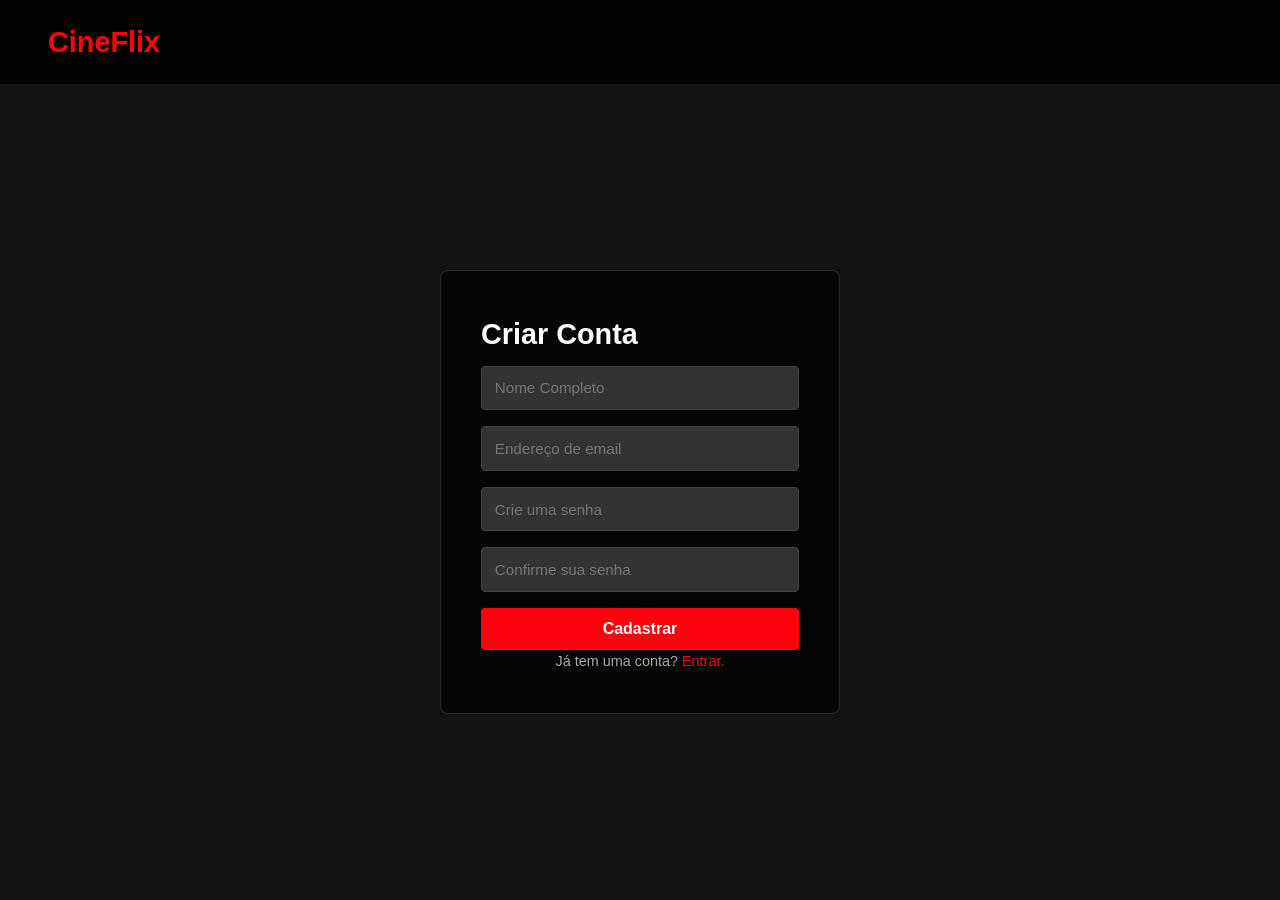
<file: cadastro.html>
<!DOCTYPE html>
<html lang="pt-BR">
<head>
    <meta charset="UTF-8">
    <meta name="viewport" content="width=device-width, initial-scale=1.0">
    <title>Criar Conta - CineFlix</title>
    <link rel="stylesheet" href="style.css">
</head>
<body>

    <header>
        <div class="logo"><a href="index.html" style="color: #ff000d;">CineFlix</a></div>
    </header>

    <div class="auth-wrapper">
        <div class="auth-box">
            <h2>Criar Conta</h2>
            <form action="#">
                <div class="input-group">
                    <input type="text" placeholder="Nome Completo" required>
                </div>
                <div class="input-group">
                    <input type="email" placeholder="Endereço de email" required>
                </div>
                <div class="input-group">
                    <input type="password" placeholder="Crie uma senha" minlength="6" required>
                </div>
                <div class="input-group">
                    <input type="password" placeholder="Confirme sua senha" minlength="6" required>
                </div>
             <button class="btn-primary" onclick="window.location.href='inicial.html'">Cadastrar</button>
            </form>
            <div class="auth-footer">
                Já tem uma conta? <a href="login.html">Entrar.</a>
            </div>
        </div>
    </div>

</body>
</html>
</file>
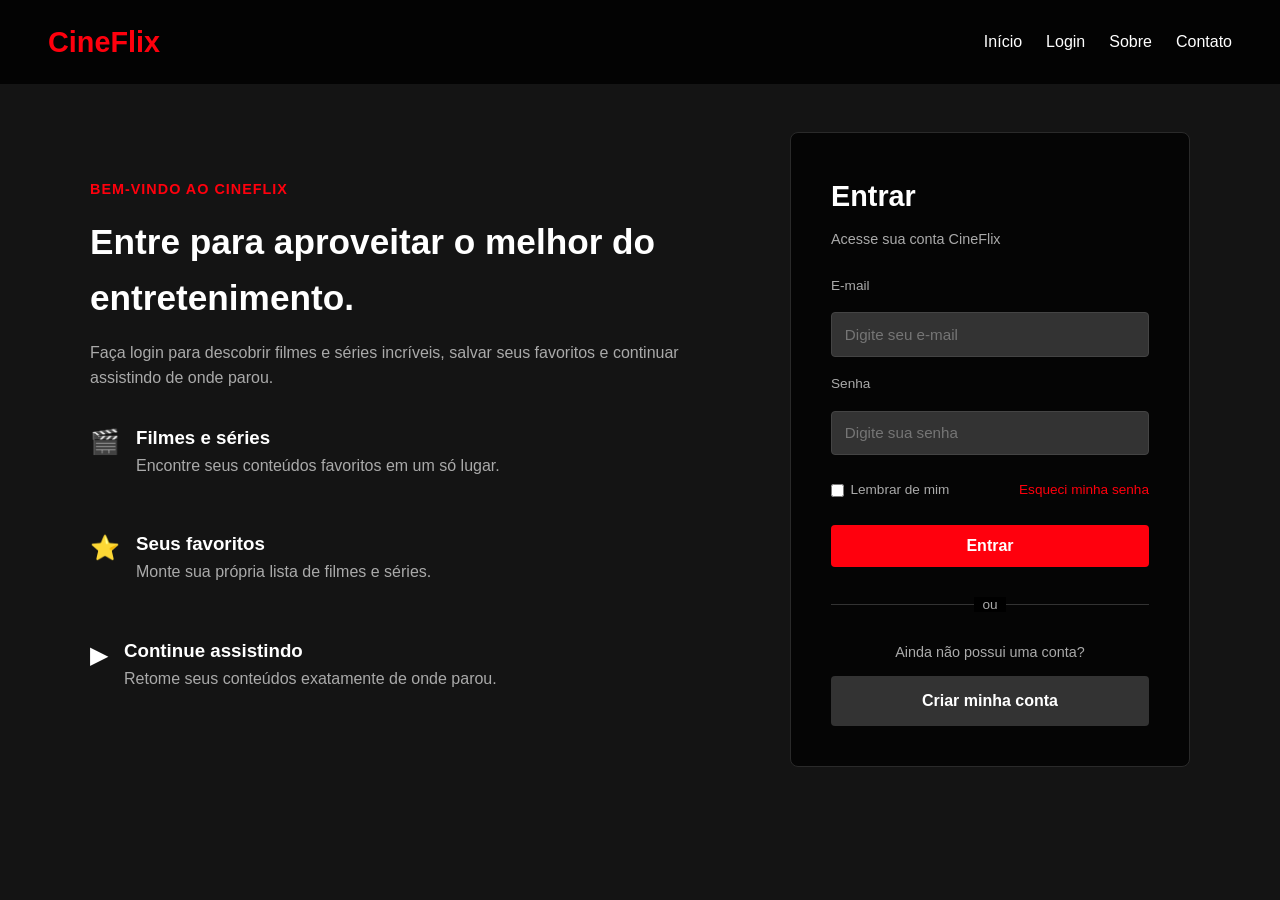
<file: login.html>
<!DOCTYPE html>
<html lang="pt-BR">

<head>
    <meta charset="UTF-8">
    <meta name="viewport" content="width=device-width, initial-scale=1.0">
    <title>CineFlix - Login</title>
    <link rel="stylesheet" href="style.css">
</head>

<body>

<header>
    <div class="logo">CineFlix</div>

    <nav>
        <a href="index.html" class="btn-nav">Início</a>
        <a href="index.html" class="btn-nav">Login</a>
        <a href="#" class="btn-nav">Sobre</a>
        <a href="inicial.html" class="btn-nav">Contato</a>
    </nav>
</header>

<main>

    <section class="login-page">

        <div class="login-content">

            <div class="login-text">

                <span class="login-destaque">
                    BEM-VINDO AO CINEFLIX
                </span>

                <h1>
                    Entre para aproveitar
                    <strong>o melhor do entretenimento.</strong>
                </h1>

                <p>
                    Faça login para descobrir filmes e séries incríveis,
                    salvar seus favoritos e continuar assistindo de onde parou.
                </p>

                <div class="beneficios">

                    <div class="beneficio">
                        <span>🎬</span>
                        <div>
                            <h3>Filmes e séries</h3>
                            <p>
                                Encontre seus conteúdos favoritos em um só lugar.
                            </p>
                        </div>
                    </div>

                    <div class="beneficio">
                        <span>⭐</span>
                        <div>
                            <h3>Seus favoritos</h3>
                            <p>
                                Monte sua própria lista de filmes e séries.
                            </p>
                        </div>
                    </div>

                    <div class="beneficio">
                        <span>▶</span>
                        <div>
                            <h3>Continue assistindo</h3>
                            <p>
                                Retome seus conteúdos exatamente de onde parou.
                            </p>
                        </div>
                    </div>

                </div>

            </div>

            <div class="login-box">

                <h2>Entrar</h2>

                <p class="login-subtitulo">
                    Acesse sua conta CineFlix
                </p>

                <form id="loginForm">

                    <label for="email">E-mail</label>

                    <input
                        type="email"
                        id="email"
                        placeholder="Digite seu e-mail"
                        required
                    >

                    <label for="senha">Senha</label>

                    <input
                        type="password"
                        id="senha"
                        placeholder="Digite sua senha"
                        required
                    >

                    <div class="login-opcoes">

                        <label class="lembrar">
                            <input type="checkbox" id="lembrar">
                            Lembrar de mim
                        </label>

                        <a href="recuperar-senha.html">
                            Esqueci minha senha
                        </a>

                    </div>

              <button class="btn-primary" onclick="window.location.href='inicial.html'">
                Entrar
              </button>

                </form>

                <div class="separador">
                    <span>ou</span>
                </div>

                <p class="criar-conta">
                    Ainda não possui uma conta?
                </p>

                <a href="cadastro.html" class="btn-cadastro">
                    Criar minha conta
                </a>

            </div>

        </div>

    </section>

</main>

</body>
</html>
</file>
<file: style.css>
/* --- RESET E VARIÁVEIS GLORAIS --- */
:root {
    --primary: #ff000d;
    --primary-hover: #cc000a;
    --bg-dark: #141414;
    --bg-card: #1f1f1f;
    --bg-input: #333333;
    --text-color: #ffffff;
    --text-muted: #aaaaaa;
}

* {
    margin: 0;
    padding: 0;
    box-sizing: border-box;
    font-family: 'Segoe UI', Tahoma, Geneva, Verdana, sans-serif;
}

body {
    background-color: var(--bg-dark);
    color: var(--text-color);
    line-height: 1.6;
    min-height: 100vh;
    display: flex;
    flex-direction: column;
}

a {
    color: var(--primary);
    text-decoration: none;
    transition: opacity 0.2s;
}

a:hover {
    opacity: 0.8;
}

/* --- CABEÇALHO (HEADER & NAV) --- */
header {
    display: flex;
    justify-content: space-between;
    align-items: center;
    padding: 1.2rem 3rem;
    background-color: rgba(0, 0, 0, 0.85);
    position: sticky;
    top: 0;
    z-index: 100;
}

.logo {
    font-size: 1.8rem;
    font-weight: bold;
    color: var(--primary);
}

nav {
    display: flex;
    gap: 1.5rem;
}

.btn-nav {
    color: var(--text-color);
    font-weight: 500;
    transition: color 0.2s;
}

.btn-nav:hover {
    color: var(--primary);
}

/* --- BOTÕES --- */
.btn-primary {
    background-color: var(--primary);
    color: #fff;
    border: none;
    padding: 0.75rem 1.8rem;
    font-size: 1rem;
    font-weight: bold;
    border-radius: 4px;
    cursor: pointer;
    transition: background-color 0.2s, transform 0.1s;
}

.btn-primary:hover {
    background-color: var(--primary-hover);
}

.btn-primary:active {
    transform: scale(0.98);
}

/* --- HERO SECTION (DESTAQUE) --- */
.hero {
    position: relative;
    padding: 4rem 3rem;
    display: flex;
    align-items: center;
    min-height: 400px;
    background: linear-gradient(90deg, rgba(20,20,20,1) 30%, rgba(20,20,20,0.6) 100%);
    overflow: hidden;
}

.hero img {
    position: absolute;
    right: 0;
    top: 0;
    width: 60%;
    height: 100%;
    object-fit: cover;
    z-index: -1;
    mask-image: linear-gradient(to left, rgba(0,0,0,1) 50%, rgba(0,0,0,0) 100%);
    -webkit-mask-image: linear-gradient(to left, rgba(0,0,0,1) 50%, rgba(0,0,0,0) 100%);
}

.hero-content, .hero {
    max-width: 650px;
}

.hero h1 {
    font-size: 3rem;
    margin-bottom: 1rem;
    line-height: 1.1;
}

.hero p {
    color: var(--text-muted);
    font-size: 1.1rem;
    margin-bottom: 1.5rem;
}

/* --- SECÇÕES DE CONTEÚDO E GRIDS --- */
.content-section {
    padding: 2rem 3rem;
}

.content-section h2 {
    font-size: 1.5rem;
    margin-bottom: 1.2rem;
    border-left: 4px solid var(--primary);
    padding-left: 0.8rem;
}

.grid-midia {
    display: grid;
    grid-template-columns: repeat(auto-fill, minmax(180px, 1fr));
    gap: 1.5rem;
}

.card-midia {
    background-color: var(--bg-card);
    border-radius: 6px;
    overflow: hidden;
    transition: transform 0.3s ease, box-shadow 0.3s ease;
    cursor: pointer;
    display: flex;
    flex-direction: column;
}

.card-midia:hover {
    transform: translateY(-6px);
    box-shadow: 0 8px 20px rgba(255, 0, 13, 0.2);
}

.card-midia img {
    width: 100%;
    height: 250px;
    object-fit: cover;
}

.card-info {
    padding: 0.8rem;
}

.card-info h3 {
    font-size: 1rem;
    margin-bottom: 0.2rem;
    white-space: nowrap;
    overflow: hidden;
    text-overflow: ellipsis;
}

.card-info span {
    font-size: 0.85rem;
    color: var(--text-muted);
}

/* --- PÁGINAS DE AUTENTICAÇÃO (LOGIN E CADASTRO) --- */
.login-page {
    padding: 3rem;
    display: flex;
    justify-content: center;
}

.login-content {
    display: flex;
    gap: 4rem;
    max-width: 1100px;
    width: 100%;
    align-items: center;
}

.login-text {
    flex: 1;
}

.login-destaque {
    color: var(--primary);
    font-weight: bold;
    font-size: 0.9rem;
    letter-spacing: 1px;
}

.login-text h1 {
    font-size: 2.2rem;
    margin: 0.8rem 0;
}

.login-text p {
    color: var(--text-muted);
    margin-bottom: 2rem;
}

.beneficios {
    display: flex;
    flex-direction: column;
    gap: 1.2rem;
}

.beneficio {
    display: flex;
    gap: 1rem;
    align-items: flex-start;
}

.beneficio span {
    font-size: 1.5rem;
}

.login-box, .auth-box {
    background-color: rgba(0, 0, 0, 0.75);
    border: 1px solid #2a2a2a;
    padding: 2.5rem;
    border-radius: 8px;
    width: 100%;
    max-width: 400px;
}

.auth-wrapper {
    display: flex;
    justify-content: center;
    align-items: center;
    padding: 3rem 1rem;
    flex: 1;
}

.login-box h2, .auth-box h2 {
    font-size: 1.8rem;
    margin-bottom: 0.5rem;
}

.login-subtitulo {
    color: var(--text-muted);
    font-size: 0.9rem;
    margin-bottom: 1.5rem;
}

/* Formulários */
form {
    display: flex;
    flex-direction: column;
    gap: 1rem;
}

label {
    font-size: 0.85rem;
    color: var(--text-muted);
}

input[type="text"],
input[type="email"],
input[type="password"] {
    width: 100%;
    padding: 0.8rem;
    background-color: var(--bg-input);
    border: 1px solid #444;
    border-radius: 4px;
    color: #fff;
    font-size: 0.95rem;
}

input:focus {
    outline: 2px solid var(--primary);
    border-color: transparent;
}

.login-opcoes {
    display: flex;
    justify-content: space-between;
    align-items: center;
    font-size: 0.85rem;
    margin: 0.5rem 0;
}

.lembrar {
    display: flex;
    align-items: center;
    gap: 0.4rem;
}

.separador {
    text-align: center;
    margin: 1.5rem 0;
    position: relative;
}

.separador::before {
    content: "";
    position: absolute;
    top: 50%;
    left: 0;
    width: 100%;
    height: 1px;
    background-color: #333;
    z-index: 1;
}

.separador span {
    background-color: #000;
    padding: 0 0.5rem;
    color: var(--text-muted);
    position: relative;
    z-index: 2;
    font-size: 0.85rem;
}

.criar-conta, .auth-footer {
    text-align: center;
    font-size: 0.9rem;
    color: var(--text-muted);
}

.btn-cadastro {
    display: block;
    text-align: center;
    background-color: #333;
    color: #fff;
    padding: 0.75rem;
    border-radius: 4px;
    font-weight: bold;
    margin-top: 0.8rem;
}

.btn-cadastro:hover {
    background-color: #444;
}

/* --- RESPONSIVIDADE --- */
@media (max-width: 768px) {
    header, .hero, .content-section, .login-page {
        padding: 1.5rem;
    }

    .login-content {
        flex-direction: column;
    }

    .hero h1 {
        font-size: 2rem;
    }

    .grid-midia {
        grid-template-columns: repeat(auto-fill, minmax(140px, 1fr));
    }
}
</file>
